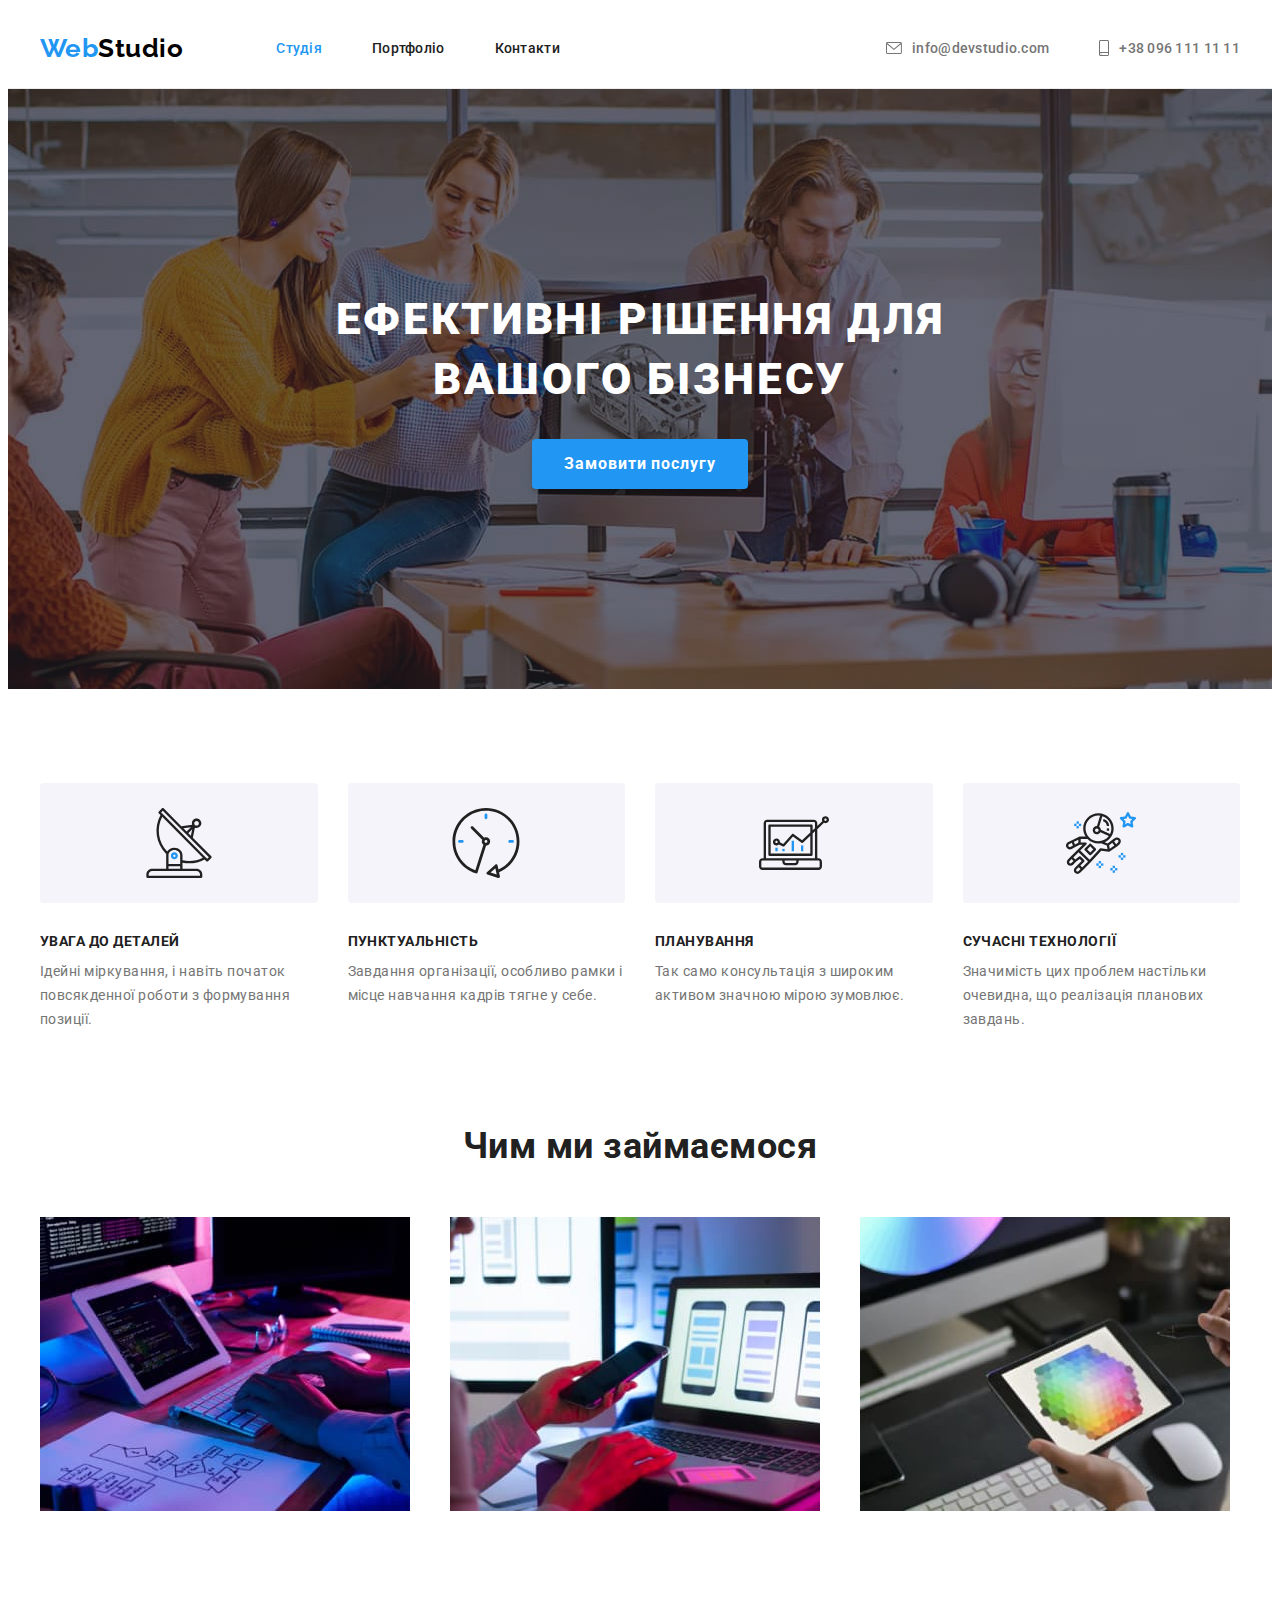
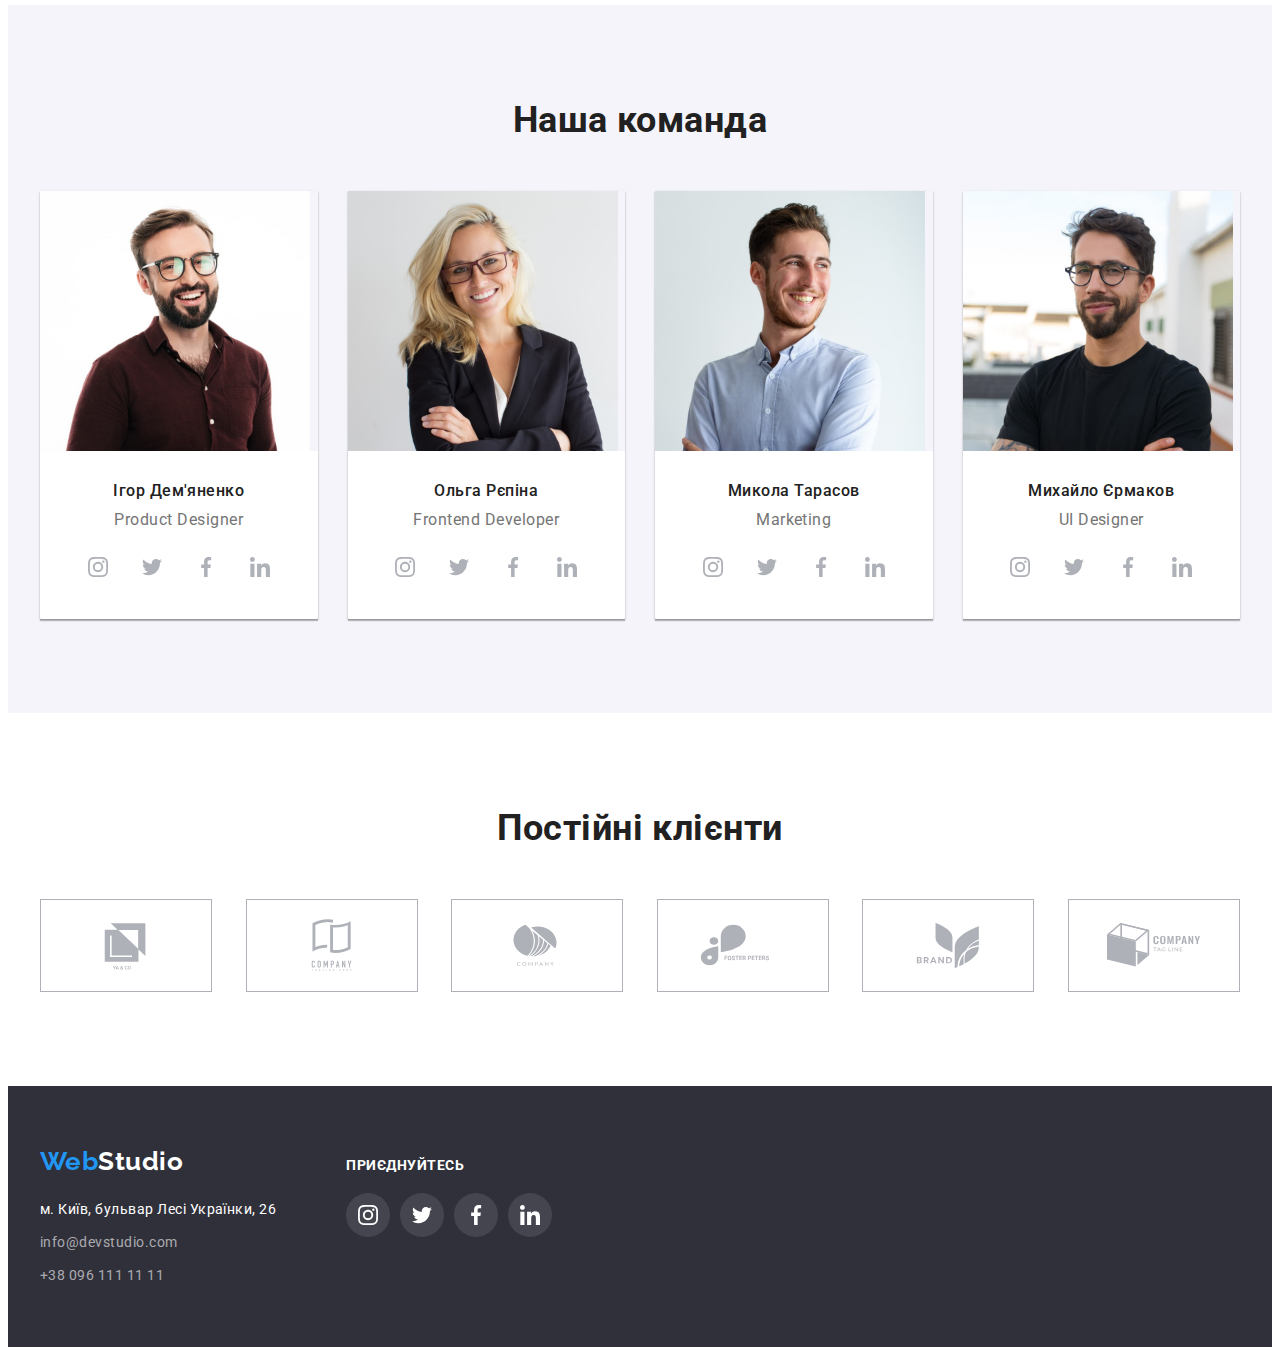
<file: index.html>
<!DOCTYPE html>
<html lang="uk">
  <head>
    <meta charset="UTF-8" />
    <meta http-equiv="X-UA-Compatible" content="IE=edge" />
    <meta name="viewport" content="width=device-width, initial-scale=1.0" />
    <title lang="en">WebStudio</title>
    <link rel="preconnect" href="https://fonts.googleapis.com" />
    <link rel="preconnect" href="https://fonts.gstatic.com" crossorigin />
    <link
      href="https://fonts.googleapis.com/css2?family=Raleway:wght@700&family=Roboto:wght@400;500;700;900&display=swap"
      rel="stylesheet"
    />

    <link
      rel="stylesheet"
      href="https://cdnjs.cloudflare.com/ajax/libs/modern-normalize/1.1.0/modern-normalize.min.css"
      integrity="sha512-wpPYUAdjBVSE4KJnH1VR1HeZfpl1ub8YT/NKx4PuQ5NmX2tKuGu6U/JRp5y+Y8XG2tV+wKQpNHVUX03MfMFn9Q=="
      crossorigin="anonymous"
      referrerpolicy="no-referrer"
    />
    <link rel="stylesheet" href="./css/style.css" />
  </head>

  <body>
    <!-- хедер -->
    <header class="page-header">
      <div class="conteiner header-conteiner">
        <a class="logo link" href="./index.html" lang="en"
          >Web<span class="logo-header">Studio</span></a
        >
        <nav class="header-nav">
          <ul class="nav-list list">
            <li class="nav-item">
              <a href="./index.html" class="nav-link link current">Студія</a>
            </li>
            <li class="nav-item"><a href="./portfolio.html" class="nav-link link">Портфоліо</a></li>
            <li class="nav-item"><a href="" class="nav-link link">Контакти</a></li>
          </ul>
        </nav>

        <ul class="list header-list">
          <li>
            <a href="mailto:info@devstudio.com" class="link header-link">
              <svg class="header-icons" width="16" height="12">
                <use href="./images/icons.svg#icon-envelope"></use>
              </svg>
              info@devstudio.com</a
            >
          </li>
          <li>
            <a href="tel:+380961111111" class="link header-link"
              ><svg class="header-icons" width="10" height="16">
                <use href="./images/icons.svg#icon-smartphone"></use>
              </svg>
              +38 096 111 11 11</a
            >
          </li>
        </ul>
      </div>
    </header>

    <!-- мейн -->
    <main>
      <!-- HERO -->
      <section class="hero overlay">
        <h1 class="hero-title">Ефективні рішення для вашого бізнесу</h1>
        <button type="button" class="hero-btn">Замовити послугу</button>
      </section>

      <!--BENEFITS-->
      <section class="benefits section">
        <div class="conteiner">
          <h2 class="benefits-title visually-hidden">ПЕРЕВАГИ</h2>
          <ul class="list card-set">
            <li class="benefits-item icon-antenna card-set-item">
              <h3 class="benefits-subtitle">УВАГА ДО ДЕТАЛЕЙ</h3>
              <p class="benefits-text">
                Ідейні міркування, і навіть початок повсякденної роботи з формування позиції.
              </p>
            </li>
            <li class="benefits-item icon-clock card-set-item">
              <h3 class="benefits-subtitle">ПУНКТУАЛЬНІСТЬ</h3>
              <p class="benefits-text">
                Завдання організації, особливо рамки і місце навчання кадрів тягне у себе.
              </p>
            </li>
            <li class="benefits-item icon-diagram card-set-item">
              <h3 class="benefits-subtitle">ПЛАНУВАННЯ</h3>
              <p class="benefits-text">
                Так само консультація з широким активом значною мірою зумовлює.
              </p>
            </li>
            <li class="benefits-item icon-astronaut card-set-item">
              <h3 class="benefits-subtitle">СУЧАСНІ ТЕХНОЛОГІЇ</h3>
              <p class="benefits-text">
                Значимість цих проблем настільки очевидна, що реалізація планових завдань.
              </p>
            </li>
          </ul>
        </div>
      </section>

      <!-- ACTIVITY -->
      <section class="activity section">
        <div class="conteiner">
          <h2 class="title">Чим ми займаємося</h2>
          <ul class="list card-set">
            <li class="activity-item card-set-item">
              <img
                src="./images/activity-img-1.jpg"
                alt="Додатки десктоп"
                width="370"
                height="294"
              />
            </li>
            <li class="activity-item card-set-item">
              <img
                src="./images/activity-img-2.jpg"
                alt="Мобильні додатки"
                width="370"
                height="294"
              />
            </li>
            <li class="activity-item card-set-item">
              <img src="./images/activity-img-3.jpg" alt="Веб додатки" width="370" height="294" />
            </li>
          </ul>
        </div>
      </section>

      <!-- TEAM -->
      <section class="team section">
        <div class="conteiner">
          <h2 class="title">Наша команда</h2>
          <ul class="list card-set">
            <li class="card-set-item team-item">
              <img
                src="./images/our-company_igor.jpg"
                alt="Ігор Дем'яненко"
                width="270"
                height="260"
              />

              <div class="team-group">
                <h3 class="team-subtitle">Ігор Дем'яненко</h3>
                <p class="team-text" lang="en">Product Designer</p>
                <ul class="socials list">
                  <li class="socials-item">
                    <a
                      class="socials-link link"
                      href="http://instagram.com"
                      target="_blank"
                      rel="noopener noreferrer"
                      aria-label="значок instagram"
                    >
                      <svg class="team-icons" width="20" height="20">
                        <use href="./images/icons.svg#icon-instagram"></use>
                      </svg>
                    </a>
                  </li>
                  <li>
                    <a
                      class="socials-link link"
                      href="http://twitter.com"
                      target="_blank"
                      rel="noopener noreferrer"
                      aria-label="значок twitter"
                    >
                      <svg class="team-icons" width="20" height="20">
                        <use href="./images/icons.svg#icon-twitter"></use>
                      </svg>
                    </a>
                  </li>
                  <li>
                    <a
                      class="socials-link link"
                      href="http://facebook.com"
                      target="_blank"
                      rel="noopener noreferrer"
                      aria-label="значок facebook"
                    >
                      <svg class="team-icons" width="20" height="20">
                        <use href="./images/icons.svg#icon-facebook"></use>
                      </svg>
                    </a>
                  </li>
                  <li>
                    <a
                      class="socials-link link"
                      href="http://linkedin.com"
                      target="_blank"
                      rel="noopener noreferrer"
                      aria-label="значок linkedin"
                    >
                      <svg class="team-icons" width="20" height="20">
                        <use href="./images/icons.svg#icon-linkedin"></use>
                      </svg>
                    </a>
                  </li>
                </ul>
              </div>
            </li>

            <li class="card-set-item team-item">
              <img
                src="./images/our-company_olga.jpg"
                alt="Ольга Рєпіна"
                width="270"
                height="260"
              />
              <div class="team-group">
                <h3 class="team-subtitle">Ольга Рєпіна</h3>
                <p class="team-text" lang="en">Frontend Developer</p>
                <ul class="socials list">
                  <li class="socials-item">
                    <a
                      class="socials-link link"
                      href="http://instagram.com"
                      target="_blank"
                      rel="noopener noreferrer"
                      aria-label="значок instagram"
                    >
                      <svg class="team-icons" width="20" height="20">
                        <use href="./images/icons.svg#icon-instagram"></use>
                      </svg>
                    </a>
                  </li>
                  <li>
                    <a
                      class="socials-link link"
                      href="http://twitter.com"
                      target="_blank"
                      rel="noopener noreferrer"
                      aria-label="значок twitter"
                    >
                      <svg class="team-icons" width="20" height="20">
                        <use href="./images/icons.svg#icon-twitter"></use>
                      </svg>
                    </a>
                  </li>
                  <li>
                    <a
                      class="socials-link link"
                      href="http://facebook.com"
                      target="_blank"
                      rel="noopener noreferrer"
                      aria-label="значок facebook"
                    >
                      <svg class="team-icons" width="20" height="20">
                        <use href="./images/icons.svg#icon-facebook"></use>
                      </svg>
                    </a>
                  </li>
                  <li>
                    <a
                      class="socials-link link"
                      href="http://linkedin.com"
                      target="_blank"
                      rel="noopener noreferrer"
                      aria-label="значок linkedin"
                    >
                      <svg class="team-icons" width="20" height="20">
                        <use href="./images/icons.svg#icon-linkedin"></use>
                      </svg>
                    </a>
                  </li>
                </ul>
              </div>
            </li>

            <li class="card-set-item team-item">
              <img
                src="./images/our-company_mikola.jpg"
                alt="Микола Тарасов"
                width="270"
                height="260"
              />
              <div class="team-group">
                <h3 class="team-subtitle">Микола Тарасов</h3>
                <p class="team-text" lang="en">Marketing</p>
                <ul class="socials list">
                  <li class="socials-item">
                    <a
                      class="socials-link link"
                      href="http://instagram.com"
                      target="_blank"
                      rel="noopener noreferrer"
                      aria-label="значок instagram"
                    >
                      <svg class="team-icons" width="20" height="20">
                        <use href="./images/icons.svg#icon-instagram"></use>
                      </svg>
                    </a>
                  </li>
                  <li>
                    <a
                      class="socials-link link"
                      href="http://twitter.com"
                      target="_blank"
                      rel="noopener noreferrer"
                      aria-label="значок twitter"
                    >
                      <svg class="team-icons" width="20" height="20">
                        <use href="./images/icons.svg#icon-twitter"></use>
                      </svg>
                    </a>
                  </li>
                  <li>
                    <a
                      class="socials-link link"
                      href="http://facebook.com"
                      target="_blank"
                      rel="noopener noreferrer"
                      aria-label="значок facebook"
                    >
                      <svg class="team-icons" width="20" height="20">
                        <use href="./images/icons.svg#icon-facebook"></use>
                      </svg>
                    </a>
                  </li>
                  <li>
                    <a
                      class="socials-link link"
                      href="http://linkedin.com"
                      target="_blank"
                      rel="noopener noreferrer"
                      aria-label="значок linkedin"
                    >
                      <svg class="team-icons" width="20" height="20">
                        <use href="./images/icons.svg#icon-linkedin"></use>
                      </svg>
                    </a>
                  </li>
                </ul>
              </div>
            </li>

            <li class="card-set-item team-item">
              <img
                src="./images/our-company_michel.jpg"
                alt="Михайло Єрмаков"
                width="270"
                height="260"
              />
              <div class="team-group">
                <h3 class="team-subtitle">Михайло Єрмаков</h3>
                <p class="team-text" lang="en">UI Designer</p>
                <ul class="socials list">
                  <li class="socials-item">
                    <a
                      class="socials-link link"
                      href="http://instagram.com"
                      target="_blank"
                      rel="noopener noreferrer"
                      aria-label="значок instagram"
                    >
                      <svg class="team-icons" width="20" height="20">
                        <use href="./images/icons.svg#icon-instagram"></use>
                      </svg>
                    </a>
                  </li>
                  <li>
                    <a
                      class="socials-link link"
                      href="http://twitter.com"
                      target="_blank"
                      rel="noopener noreferrer"
                      aria-label="значок twitter"
                    >
                      <svg class="team-icons" width="20" height="20">
                        <use href="./images/icons.svg#icon-twitter"></use>
                      </svg>
                    </a>
                  </li>
                  <li>
                    <a
                      class="socials-link link"
                      href="http://facebook.com"
                      target="_blank"
                      rel="noopener noreferrer"
                      aria-label="значок facebook"
                    >
                      <svg class="team-icons" width="20" height="20">
                        <use href="./images/icons.svg#icon-facebook"></use>
                      </svg>
                    </a>
                  </li>
                  <li>
                    <a
                      class="socials-link link"
                      href="http://linkedin.com"
                      target="_blank"
                      rel="noopener noreferrer"
                      aria-label="значок linkedin"
                    >
                      <svg class="team-icons" width="20" height="20">
                        <use href="./images/icons.svg#icon-linkedin"></use>
                      </svg>
                    </a>
                  </li>
                </ul>
              </div>
            </li>
          </ul>
        </div>
      </section>
    </main>

    <!-- CLIENTS -->
    <section class="section">
      <div class="conteiner">
        <h2 class="title">Постійні клієнти</h2>
        <ul class="list clients-list">
          <li class="clients-item">
            <a
              href=""
              class="clients-link link"
              target="_blank"
              rel="noopener noreferrer"
              aria-label="логотип компанії"
            >
              <svg class="clients-icons" width="106" height="60">
                <use href="./images/icons.svg#icon-Logo-1"></use>
              </svg>
            </a>
          </li>
          <li class="clients-item">
            <a
              href=""
              class="clients-link link"
              target="_blank"
              rel="noopener noreferrer"
              aria-label="логотип компанії"
            >
              <svg class="clients-icons" width="106" height="60">
                <use href="./images/icons.svg#icon-Logo-2"></use>
              </svg>
            </a>
          </li>
          <li class="clients-item">
            <a
              href=""
              class="clients-link link"
              target="_blank"
              rel="noopener noreferrer"
              aria-label="логотип компанії"
            >
              <svg class="clients-icons" width="106" height="60">
                <use href="./images/icons.svg#icon-Logo-3"></use>
              </svg>
            </a>
          </li>
          <li class="clients-item">
            <a
              href=""
              class="clients-link link"
              target="_blank"
              rel="noopener noreferrer"
              aria-label="логотип компанії"
            >
              <svg class="clients-icons" width="106" height="60">
                <use href="./images/icons.svg#icon-Logo-4"></use>
              </svg>
            </a>
          </li>

          <li class="clients-item">
            <a
              href=""
              class="clients-link link"
              target="_blank"
              rel="noopener noreferrer"
              aria-label="логотип компанії"
            >
              <svg class="clients-icons" width="106" height="60">
                <use href="./images/icons.svg#icon-Logo-5"></use>
              </svg>
            </a>
          </li>
          <li class="clients-item">
            <a
              href=""
              class="clients-link link"
              target="_blank"
              rel="noopener noreferrer"
              aria-label="логотип компанії"
            >
              <svg class="clients-icons" width="106" height="60">
                <use href="./images/icons.svg#icon-Logo-6"></use>
              </svg>
            </a>
          </li>
        </ul>
      </div>
    </section>

    <!-- FOOTER -->

    <footer class="footer">
      <div class="conteiner footer-div">
        <div>
          <a class="logo link" href="./index.html" lang="en"
            >Web<span class="logo-footer">Studio</span>
          </a>

          <ul class="list list-footer">
            <li class="item-footer">
              <a
                href="https://www.google.com/maps/place/%D0%B1%D1%83%D0%BB%D1%8C%D0%B2%D0%B0%D1%80+%D0%9B%D0%B5%D1%81%D1%96+%D0%A3%D0%BA%D1%80%D0%B0%D1%97%D0%BD%D0%BA%D0%B8,+26,+%D0%9A%D0%B8%D1%97%D0%B2,+02000/@50.4265807,30.5383858,17z/data=!3m1!4b1!4m5!3m4!1s0x40d4cf0e033ecbe9:0x57a4dffefec77da0!8m2!3d50.4265807!4d30.5383858"
                class="link footer-link-adress"
              >
                м. Київ, бульвар Лесі Українки, 26</a
              >
            </li>
            <li class="item-footer">
              <a href="mailto:info@devstudio.com" class="link footer-link">info@devstudio.com</a>
            </li>
            <li class="item-footer">
              <a href="tel:+380961111111" class="link footer-link">+38 096 111 11 11</a>
            </li>
          </ul>
        </div>

        <div>
          <p class="footer-text">Приєднуйтесь</p>
          <ul class="list footer-social-list">
            <li class="socials-item">
              <a
                class="socials-link-footer link"
                href="http://instagram.com"
                target="_blank"
                rel="noopener noreferrer"
                aria-label="значок instagram"
              >
                <svg class="footer-icons" width="20" height="20">
                  <use href="./images/icons.svg#icon-instagram"></use>
                </svg>
              </a>
            </li>
            <li>
              <a
                class="socials-link-footer link"
                href="http://twitter.com"
                target="_blank"
                rel="noopener noreferrer"
                aria-label="значок twitter"
              >
                <svg class="footer-icons" width="20" height="20">
                  <use href="./images/icons.svg#icon-twitter"></use>
                </svg>
              </a>
            </li>
            <li>
              <a
                class="socials-link-footer link"
                href="http://facebook.com"
                target="_blank"
                rel="noopener noreferrer"
                aria-label="значок facebook"
              >
                <svg class="footer-icons" width="20" height="20">
                  <use href="./images/icons.svg#icon-facebook"></use>
                </svg>
              </a>
            </li>
            <li>
              <a
                class="socials-link-footer link"
                href="http://linkedin.com"
                target="_blank"
                rel="noopener noreferrer"
                aria-label="значок linkedin"
              >
                <svg class="footer-icons" width="20" height="20">
                  <use href="./images/icons.svg#icon-linkedin"></use>
                </svg>
              </a>
            </li>
          </ul>
        </div>
      </div>
    </footer>
  </body>
</html>
</file>
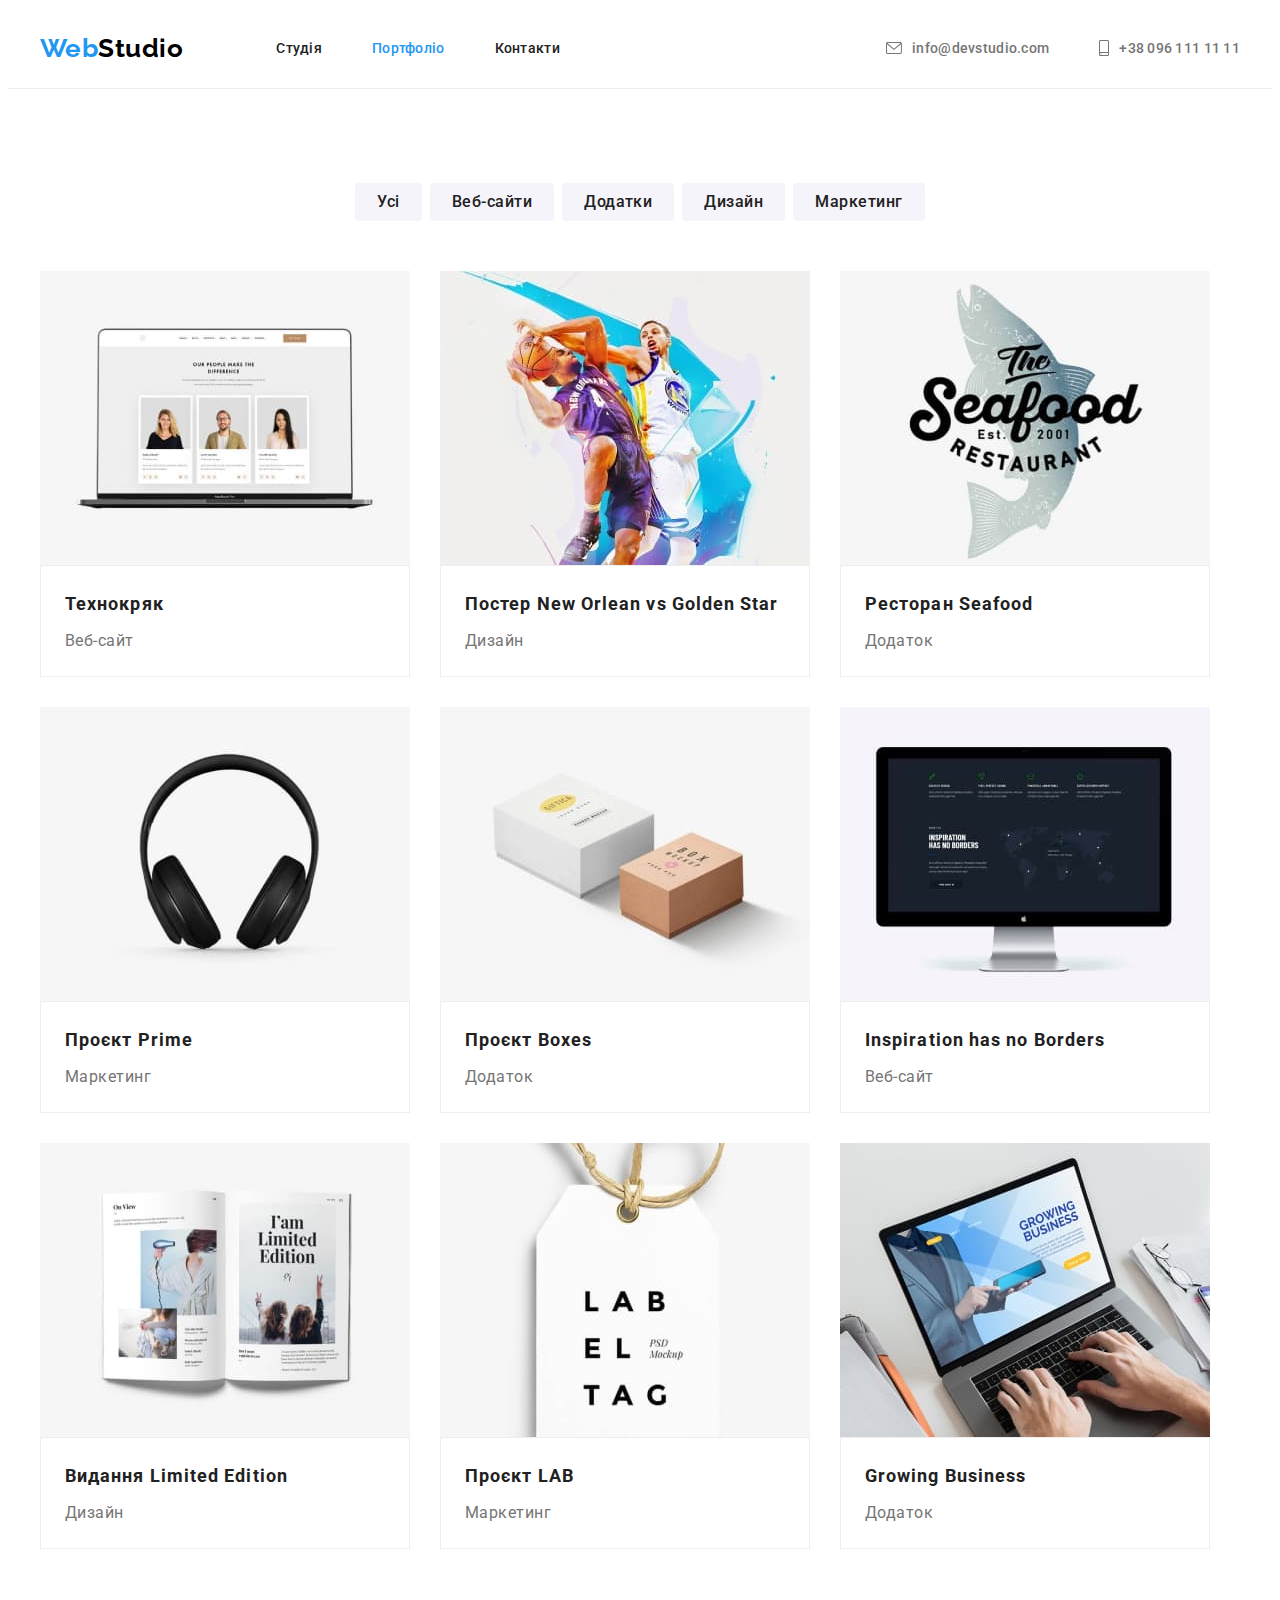
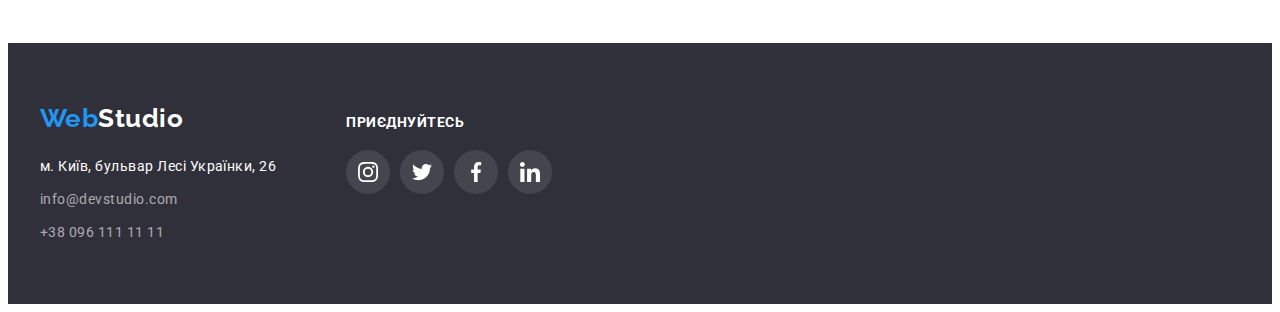
<file: portfolio.html>
<!DOCTYPE html>
<html lang="uk">
  <head>
    <meta charset="UTF-8" />
    <meta http-equiv="X-UA-Compatible" content="IE=edge" />
    <meta name="viewport" content="width=device-width, initial-scale=1.0" />
    <title lang="en">WebStudio</title>
    <link rel="preconnect" href="https://fonts.googleapis.com" />
    <link rel="preconnect" href="https://fonts.gstatic.com" crossorigin />
    <link
      href="https://fonts.googleapis.com/css2?family=Raleway:wght@700&family=Roboto:wght@400;500;700;900&display=swap"
      rel="stylesheet"
    />

    <link
      rel="stylesheet"
      href="https://cdnjs.cloudflare.com/ajax/libs/modern-normalize/1.1.0/modern-normalize.min.css"
      integrity="sha512-wpPYUAdjBVSE4KJnH1VR1HeZfpl1ub8YT/NKx4PuQ5NmX2tKuGu6U/JRp5y+Y8XG2tV+wKQpNHVUX03MfMFn9Q=="
      crossorigin="anonymous"
      referrerpolicy="no-referrer"
    />
    <link rel="stylesheet" href="./css/style.css" />
  </head>

  <body>
    <!-- хедер -->
    <header class="page-header">
      <div class="conteiner header-conteiner">
        <a class="logo link" href="./index.html" lang="en"
          >Web<span class="logo-header">Studio</span></a
        >
        <nav class="header-nav">
          <ul class="nav-list list">
            <li class="nav-item">
              <a href="./index.html" class="nav-link link">Студія</a>
            </li>
            <li class="nav-item">
              <a href="./portfolio.html" class="nav-link link current">Портфоліо</a>
            </li>
            <li class="nav-item"><a href="" class="nav-link link">Контакти</a></li>
          </ul>
        </nav>

        <ul class="list header-list">
          <li>
            <a href="mailto:info@devstudio.com" class="link header-link">
              <svg class="header-icons" width="16" height="12">
                <use href="./images/icons.svg#icon-envelope"></use>
              </svg>
              info@devstudio.com</a
            >
          </li>
          <li>
            <a href="tel:+380961111111" class="link header-link"
              ><svg class="header-icons" width="10" height="16">
                <use href="./images/icons.svg#icon-smartphone"></use>
              </svg>
              +38 096 111 11 11</a
            >
          </li>
        </ul>
      </div>
    </header>

    <!-- мейн -->
    <main>
      <!-- HERO -->
      <section class="section">
        <div class="conteiner">
          <h1 class="visually-hidden">Портфоліо</h1>
          <ul class="list flex-list">
            <li><button type="button" class="portfolio-btn">Усі</button></li>
            <li><button type="button" class="portfolio-btn">Веб-сайти</button></li>
            <li><button type="button" class="portfolio-btn">Додатки</button></li>
            <li><button type="button" class="portfolio-btn">Дизайн</button></li>
            <li><button type="button" class="portfolio-btn">Маркетинг</button></li>
          </ul>

          <ul class="list card-set">
            <li class="card-set-item item-card">
              <a href="" class="link portfolio-link">
                <img
                  src="./images/portfolio-img-technokryak.jpg"
                  alt="сайт Технокряк"
                  width="370"
                  height="294"
                />
                <div class="portfolio-div">
                  <h2 class="portfolio-subtitle">Технокряк</h2>
                  <p class="portfolio-text">Веб-сайт</p>
                </div>
              </a>
            </li>
            <li class="card-set-item item-card">
              <a href="" class="link portfolio-link">
                <img
                  src="./images/portfolio-img-new-orlean.jpg"
                  alt="Дизайн постеру New Orlean vs Golden Star"
                  width="370"
                  height="294"
                />
                <div class="portfolio-div">
                  <h2 class="portfolio-subtitle">
                    Постер <span lang="en">New Orlean vs Golden Star</span>
                  </h2>
                  <p class="portfolio-text">Дизайн</p>
                </div>
              </a>
            </li>
            <li class="card-set-item item-card">
              <a href="" class="link portfolio-link">
                <img
                  src="./images/portfolio-img-seafood.jpg"
                  alt="Додаток ресторану Seafood"
                  width="370"
                  height="294"
                />
                <div class="portfolio-div">
                  <h2 class="portfolio-subtitle">Ресторан <span lang="en">Seafood</span></h2>
                  <p class="portfolio-text">Додаток</p>
                </div>
              </a>
            </li>
            <li class="card-set-item item-card">
              <a href="" class="link portfolio-link">
                <img
                  src="./images/portfolio-img-prime.jpg"
                  alt="Маркетинг проекту Prime"
                  width="370"
                  height="294"
                />
                <div class="portfolio-div">
                  <h2 class="portfolio-subtitle">Проєкт <span lang="en">Prime</span></h2>
                  <p class="portfolio-text">Маркетинг</p>
                </div>
              </a>
            </li>
            <li class="card-set-item item-card">
              <a href="" class="link portfolio-link">
                <img
                  src="./images/portfolio-img-boxes.jpg"
                  alt="Додаток проекту Boxes"
                  width="370"
                  height="294"
                />
                <div class="portfolio-div">
                  <h2 class="portfolio-subtitle">Проєкт <span lang="en">Boxes</span></h2>
                  <p class="portfolio-text">Додаток</p>
                </div>
              </a>
            </li>
            <li class="card-set-item item-card">
              <a href="" class="link portfolio-link">
                <img
                  src="./images/portfolio-img-inspiration.jpg"
                  alt="Сайт Inspiration has no Borders"
                  width="370"
                  height="294"
                />
                <div class="portfolio-div">
                  <h2 lang="en" class="portfolio-subtitle">Inspiration has no Borders</h2>
                  <p class="portfolio-text">Веб-сайт</p>
                </div>
              </a>
            </li>
            <li class="card-set-item item-card">
              <a href="" class="link portfolio-link">
                <img
                  src="./images/portfolio-img-limited-idition.jpg"
                  alt="Дизайн видання Limited Edition"
                  width="370"
                  height="294"
                />
                <div class="portfolio-div">
                  <h2 class="portfolio-subtitle">
                    Видання <span lang="en"> Limited Edition </span>
                  </h2>
                  <p class="portfolio-text">Дизайн</p>
                </div>
              </a>
            </li>
            <li class="card-set-item item-card">
              <a href="" class="link portfolio-link">
                <img
                  src="./images/portfolio-img-lab.jpg"
                  alt="Маркетинг проекту LAB"
                  width="370"
                  height="294"
                />
                <div class="portfolio-div">
                  <h2 class="portfolio-subtitle">Проєкт <span lang="en">LAB</span></h2>
                  <p class="portfolio-text">Маркетинг</p>
                </div>
              </a>
            </li>
            <li class="card-set-item item-card">
              <a href="" class="link portfolio-link">
                <img
                  src="./images/portfolio-img-growing.jpg"
                  alt="Додаток Growing Business"
                  width="370"
                  height="294"
                />
                <div class="portfolio-div">
                  <h2 lang="en" class="portfolio-subtitle">Growing Business</h2>
                  <p class="portfolio-text">Додаток</p>
                </div>
              </a>
            </li>
          </ul>
        </div>
      </section>
    </main>

    <!-- FOOTER -->
    <footer class="footer">
      <div class="conteiner footer-div">
        <div>
          <a class="logo link" href="./index.html" lang="en"
            >Web<span class="logo-footer">Studio</span>
          </a>

          <ul class="list list-footer">
            <li class="item-footer">
              <a
                href="https://www.google.com/maps/place/%D0%B1%D1%83%D0%BB%D1%8C%D0%B2%D0%B0%D1%80+%D0%9B%D0%B5%D1%81%D1%96+%D0%A3%D0%BA%D1%80%D0%B0%D1%97%D0%BD%D0%BA%D0%B8,+26,+%D0%9A%D0%B8%D1%97%D0%B2,+02000/@50.4265807,30.5383858,17z/data=!3m1!4b1!4m5!3m4!1s0x40d4cf0e033ecbe9:0x57a4dffefec77da0!8m2!3d50.4265807!4d30.5383858"
                class="link footer-link-adress"
              >
                м. Київ, бульвар Лесі Українки, 26</a
              >
            </li>
            <li class="item-footer">
              <a href="mailto:info@devstudio.com" class="link footer-link">info@devstudio.com</a>
            </li>
            <li class="item-footer">
              <a href="tel:+380961111111" class="link footer-link">+38 096 111 11 11</a>
            </li>
          </ul>
        </div>

        <div>
          <p class="footer-text">Приєднуйтесь</p>
          <ul class="list footer-social-list">
            <li class="socials-item">
              <a
                class="socials-link-footer link"
                href="http://instagram.com"
                target="_blank"
                rel="noopener noreferrer"
                aria-label="значок instagram"
              >
                <svg class="footer-icons" width="20" height="20">
                  <use href="./images/icons.svg#icon-instagram"></use>
                </svg>
              </a>
            </li>
            <li>
              <a
                class="socials-link-footer link"
                href="http://twitter.com"
                target="_blank"
                rel="noopener noreferrer"
                aria-label="значок twitter"
              >
                <svg class="footer-icons" width="20" height="20">
                  <use href="./images/icons.svg#icon-twitter"></use>
                </svg>
              </a>
            </li>
            <li>
              <a
                class="socials-link-footer link"
                href="http://facebook.com"
                target="_blank"
                rel="noopener noreferrer"
                aria-label="значок facebook"
              >
                <svg class="footer-icons" width="20" height="20">
                  <use href="./images/icons.svg#icon-facebook"></use>
                </svg>
              </a>
            </li>
            <li>
              <a
                class="socials-link-footer link"
                href="http://linkedin.com"
                target="_blank"
                rel="noopener noreferrer"
                aria-label="значок linkedin"
              >
                <svg class="footer-icons" width="20" height="20">
                  <use href="./images/icons.svg#icon-linkedin"></use>
                </svg>
              </a>
            </li>
          </ul>
        </div>
      </div>
    </footer>
  </body>
</html>
</file>
<file: css/style.css>
:root {
  /*fonts*/
  
  --main-font: 'Roboto', Tahoma, sans-serif;
  --secondary-font: 'Raleway', Tahoma, sans-serif;

  /* Text color*/
  --main-text-color: #212121;
  --secondary-text-color: #757575;
  --ligth-text-color: #ffffff;
  --accent-text-color: #2196f3;
  --icons-text-color: #afb1b8;

  /* Background colors */
  --main-bg-color: #ffffff;
  --hero-bg-color:#C4C4C4;
  --footer-bg-color: #2f303a;
  --accent-bg-color: #2196f3;
  --button-bg-color: #F5F4FA;
  --button-accent-color: #188ce8;
  --social-bg-color: #ffffff1a;

  /* Others */
  --border-color: #ffffff;
  --nav-link-color: #000000;

  /* Flex */
  --items: 4;
  --indent: 30px;
}

body {
  font-family: var(--main-font);
  color: var(--main-text-color);
  background-color: var(--main-bg-color);
  letter-spacing: 0.03em;
}

/* Reset */
h1,
h2,
h3,
h4,
h5,
h6,
p {
  margin: 0;
}

.list {
  list-style: none;
  margin: 0;
  padding: 0;
}

.link {
  text-decoration: none;
}

img {
  display: block;
}
/* -Reset end- */


section {
    padding-top: 94px;
    padding-bottom: 94px;
}

.conteiner {
  width: 1200px;
  padding-left: 15px;
  padding-right: 15px;
  margin-left: auto;
  margin-right: auto;
}

.card-set {
  display: flex;
  flex-wrap: wrap;
  gap: var(--indent);
}

.card-set-item {
  flex-basis: calc((100% - var(--indent) * (var(--items) - 1)) / (var(--items)));
}

.title {
  margin-bottom: 50px;

  font-size: 36px;
  line-height: calc(42 / 36);
  text-align: center;
}


/*---- HEADER----*/
.header-conteiner {
display: flex;
align-items: center;
}

.page-header {
border-bottom: 1px solid #ECECEC;
}

.logo {
  font-family: var(--secondary-font);
  font-style: normal;
  font-weight: 700;
  font-size: 26px;
  line-height: calc(31 / 26);

  color: var(--accent-text-color);
}
.header-nav {
margin-right: auto;
}

.nav-list {
display: flex;
align-items: center;
gap: 50px;
}

.nav-link {
  display: block;
  padding-top: 32px;
  padding-bottom: 32px;

  font-weight: 500;
  font-size: 14px;
  line-height: calc(16 / 14);
  letter-spacing: 0.02em;
  color: currentColor;
}

.nav-link:hover,
.header-link:hover,
.nav-link:focus,
.header-link:focus {
  color: var(--accent-text-color);
}

.link.current {
  color: var(--accent-text-color);
}
.logo-header {
  margin-right: 93px;
  color: var(--nav-link-color);
}
.header-list
{
display: flex;
  align-items: center;
  gap: 50px;
}
.header-link {
  display: flex;
  align-items: center;
  gap: 10px;

  font-weight: 500;
  font-size: 14px;
  line-height: calc(16 / 14);
  letter-spacing: 0.02em;
  color: var(--secondary-text-color);
}

.header-icons {
 fill: currentColor;
}

.header-link:hover .header-icons,
.header-link:focus .header-icons {
fill: var(--accent-text-color);
  }

/*----HERO----*/
.hero {
  padding-top: 200px;
  padding-bottom: 200px;
  background-color: var(--hero-bg-color);
}
.hero-title {
  margin-bottom: 30px;
  margin-left: auto;
  margin-right: auto;
  width: 696px;

  font-weight: 900;
  font-size: 44px;
  line-height: calc(60 / 44);
  text-align: center;
  letter-spacing: 0.06em;
  text-transform: uppercase;
  color: var(--ligth-text-color);
}
.hero-btn {
  padding: 10px 32px;
  margin-left: auto;
  margin-right: auto;

  font-family: inherit;
  font-weight: 700;
  font-size: 16px;
  line-height: calc(30 / 16);
  display: flex;
  align-items: center;
  text-align: center;
  letter-spacing: 0.06em;
  cursor: pointer;
  border-style: none;
  border-radius: 4px;
  color: var(--ligth-text-color);
  background-color: var(--accent-bg-color);
  box-shadow: 0px 4px 4px rgba(0, 0, 0, 0.15);
}
.hero-btn:hover,
.hero-btn:focus {
  background-color: var(--button-accent-color);
}

.overlay{
  max-width: 1600px;
 margin-left: auto;
  margin-right: auto;
  background-image: linear-gradient(rgba(47, 48, 58, 0.4),rgba(47, 48, 58, 0.4) ),
  url(../images/hero-background.jpg);
  background-size: cover;
  background-repeat: no-repeat;
  background-position: center;
}
/*----BENEFITS----*/

.benefits-item {
flex-grow: 1;
}
.benefits-item::before{
  content: '';
  display: block;
  height: 120px;
  margin-bottom: 30px;
  background-color: var(--button-bg-color);
  background-position: center;
  background-repeat: no-repeat;
border-radius: 4px;
}

.icon-antenna::before {
  background-image: url(../images/antenna.svg);
}

.icon-clock::before {
  background-image: url(../images/clock.svg);
}

.icon-diagram::before {
  background-image: url(../images/diagram.svg);
}

.icon-astronaut::before {
  background-image: url(../images/astronaut.svg);
}

.benefits-subtitle {
  margin-bottom: 10px;

  font-size: 14px;
  line-height: calc(16 / 14);
  text-transform: uppercase;
}


.benefits-text {
  font-size: 14px;
  line-height: calc(24 / 14);
  color: var(--secondary-text-color);
}

/*----ACTIVITY--AND -TEAM-*/
.activity {
    padding-top: 0;
}

.activity-item {
  --items: 3;
}

.team {
  background-color: var(--button-bg-color);
}

.team-item{
box-shadow: 0px 1px 3px rgba(0, 0, 0, 0.12), 0px 1px 1px rgba(0, 0, 0, 0.14), 0px 2px 1px rgba(0, 0, 0, 0.2);
}

.team-group {
padding-top: 30px;
padding-bottom:30px;
border-radius: 0px 0px 4px 4px;
background-color: var(--main-bg-color);
}

.team-subtitle {
  margin-bottom: 10px;

  font-weight: 500;
  font-size: 16px;
  line-height: calc(19 / 16);
  text-align: center;
}

.team-text {
  margin-bottom: 16px;

  line-height: calc(19 / 16);
  text-align: center;
  color: var(--secondary-text-color);
}



.socials-link {
display: flex;
justify-content: center;
  align-items: center;
  width: 44px ;
  height: 44px;
  border-radius: 50%;

  color: var(--icons-text-color);
  background-color: var(--main-bg-color);

}

.socials {
  display: flex;
  justify-content: center;
 align-items: center;
  gap: 10px;
}

.team-icons {
  fill: currentColor;
}
 .socials-link:hover ,
 .socials-link:focus  {
color: var(--ligth-text-color);
background-color: var(--accent-bg-color);
 }

/*---- CLIENTS ----*/
  .clients-list{
  display: flex;
  gap: 30px;
  justify-content: space-between;
  
  
}

.clients-link {
  display: flex;
  width: 170px;
  height: 91px;
justify-content: center;
  align-items: center;
  border: 1px solid var(--icons-text-color);
color: var(--icons-text-color);
 }

 .clients-icons{
  fill: currentColor;
 }
.clients-link:hover .clients-icons,
.clients-link:focus .clients-icons { 
fill: var(--accent-text-color);
}

.clients-link:hover,
.clients-link:focus {
  border-color: var(--accent-text-color);
}

/*----FOOTER----*/

.footer {
  background-color: var(--footer-bg-color);
  padding-top:60px;
  padding-bottom: 60px;
}

.footer-div {
display: flex;
gap: 70px;
align-items: baseline;
}

.logo-footer {
  color: var(--ligth-text-color);
}

.list-footer{
margin-top: 20px;
}

.item-footer:not(:last-child){
  margin-bottom: 9px;
}

.footer-link-adress {
  font-weight: 400;
  font-size: 14px;
  line-height: calc(24 / 14);
  color: var(--ligth-text-color);
}

.footer-link {
  font-weight: 400;
  font-size: 14px;
  line-height: calc(24 / 14);
  color: rgba(255, 255, 255, 0.6);
}
.footer-link:hover,
.footer-link-adress:hover,
.footer-link:focus,
.footer-link-adress:focus {
  color: var(--accent-text-color);
}

.footer-text {
margin-bottom: 20px;

font-weight: 700;
  font-size: 14px;
  line-height: calc(16 / 14)px;
  text-transform: uppercase;

  color:var(--ligth-text-color);
}

.footer-social-list{
display: flex;
gap: 10px;
}

.socials-link-footer {
display: flex;
width: 44px;
height: 44px;
justify-content: center;
align-items: center;
  border-radius: 50%;
color: var(--ligth-text-color);
background-color: var(--social-bg-color);

}
.footer-icons {
  fill: currentColor;
}

.socials-link-footer:hover,
.socials-link-footer:focus {
  background-color: var(--accent-bg-color);
}


/*----PORTFOLIO----*/
.flex-list {
  display: flex;
  justify-content: center;
  gap: 8px;

  margin-bottom: 50px;
}

.portfolio-btn {
  padding: 6px 22px;
  /*min-width: 216;
  min-height: 50;*/

  font-family: inherit;
  font-weight: 500;
  font-size: 16px;
  line-height: calc(26 / 16);
  text-align: center;
  cursor: pointer;
  letter-spacing: 0.03em;
  color: currentColor;
  background-color: var(--button-bg-color);
  border-style: none;
  border-radius: 4px;
  
}

.portfolio-btn:hover,
.portfolio-btn:focus {
  color: var(--ligth-text-color);
  background-color: var(--accent-bg-color);
 box-shadow: 0px 3px 1px rgba(0, 0, 0, 0.1), 0px 1px 2px rgba(0, 0, 0, 0.08), 0px 2px 2px rgba(0, 0, 0, 0.12);
}

.portfolio-subtitle {
  margin-bottom: 4px;

  font-size: 18px;
  line-height: calc(36 / 18);
  letter-spacing: 0.06em;
  color: var(--main-text-color);
}
.portfolio-text {
  line-height: calc(30 / 16);
  color: var(--secondary-text-color);
}

.portfolio-div{
padding: 20px 24px;

border: 1px solid #EEEEEE
}

.portfolio-link {
  display: block;
}

.portfolio-link:hover,
.portfolio-link:focus {
  box-shadow: 0px 1px 1px rgba(0, 0, 0, 0.12), 0px 4px 4px rgba(0, 0, 0, 0.06), 1px 4px 6px rgba(0, 0, 0, 0.16);
}

.visually-hidden {
  position: absolute;
  width: 1px;
  height: 1px;
  margin: -1px;
  border: 0;
  padding: 0;
  white-space: nowrap;
  clip-path: inset(100%);
  clip: rect(0 0 0 0);
  overflow: hidden;
}
</file>
